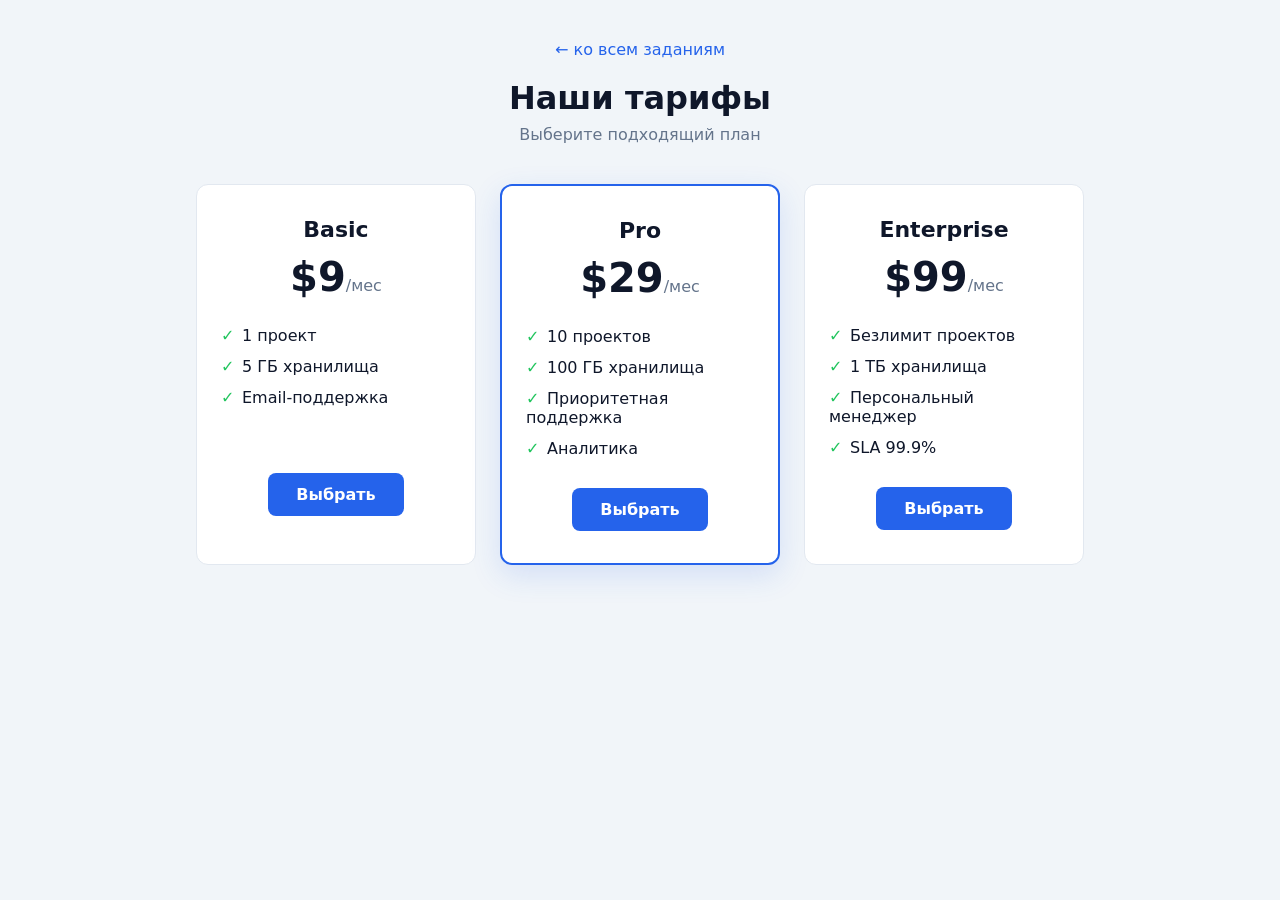
<file: 1-pricing/index.html>
<!DOCTYPE html>
<html lang="ru">
  <head>
    <meta charset="UTF-8" />
    <meta name="viewport" content="width=device-width, initial-scale=1.0" />
    <title>Задание 1 — Прайс-таблица</title>
    <link rel="stylesheet" href="styles.css" />
  </head>
  <body>
    <header class="page-header">
      <a href="../index.html" class="back">← ко всем заданиям</a>
      <h1>Наши тарифы</h1>
      <p>Выберите подходящий план</p>
    </header>

    <main class="plans">
      <section class="plan">
        <h3 class="plan__name">Basic</h3>
        <p class="price">$9<span>/мес</span></p>
        <ul class="features first">
          <li>1 проект</li>
          <li>5 ГБ хранилища</li>
          <li>Email-поддержка</li>
        </ul>
        <a href="#" class="btn ">Выбрать</a>
      </section>

      <section class="plan plan--featured">
        <h3 class="plan__name">Pro</h3>
        <p class="price">$29<span>/мес</span></p>
        <ul class="features">
          <li>10 проектов</li>
          <li>100 ГБ хранилища</li>
          <li>Приоритетная поддержка</li>
          <li>Аналитика</li>
        </ul>
        <a href="#" class="btn">Выбрать</a>
      </section>

      <section class="plan">
        <h3 class="plan__name">Enterprise</h3>
        <p class="price">$99<span>/мес</span></p>
        <ul class="features">
          <li>Безлимит проектов</li>
          <li>1 ТБ хранилища</li>
          <li>Персональный менеджер</li>
          <li>SLA 99.9%</li>
        </ul>
        <a href="#" class="btn">Выбрать</a>
      </section>
    </main>
  </body>
</html>
</file>
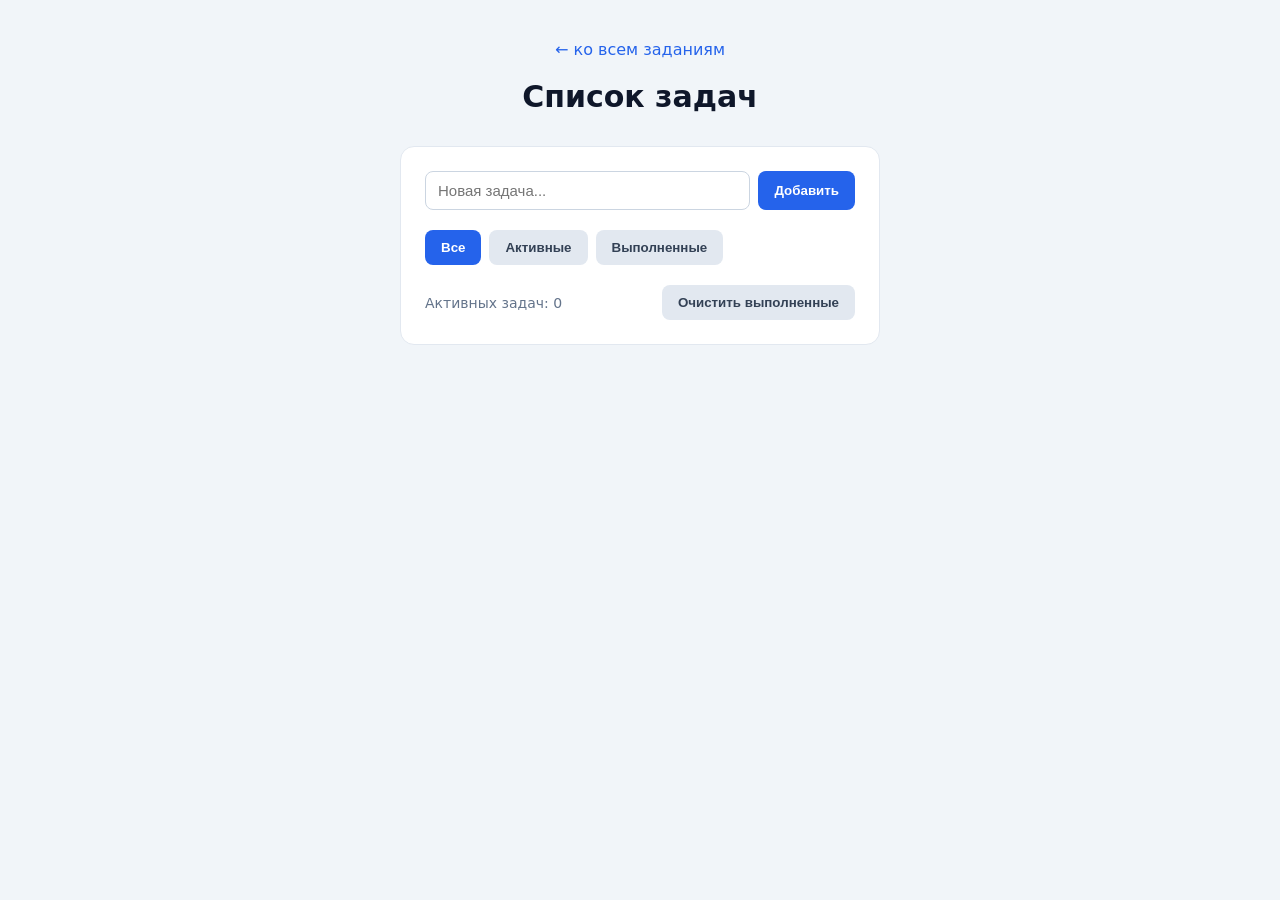
<file: 3-todo/index.html>
<!DOCTYPE html>
<html lang="ru">
  <head>
    <meta charset="UTF-8" />
    <meta name="viewport" content="width=device-width, initial-scale=1.0" />
    <title>Задание 3 — Список задач</title>
    <link rel="stylesheet" href="styles.css" />
  </head>
  <body>
    <header class="page-header">
      <a href="../index.html" class="back">← ко всем заданиям</a>
      <h1>Список задач</h1>
    </header>

    <main class="app">
      <div class="add-row">
        <input type="text" id="task-input" placeholder="Новая задача..." />
        <button id="add-btn">Добавить</button>
      </div>
      <p class="error" id="error" hidden>Введите текст задачи</p>

      <div class="filters">
        <button data-filter="all" class="filter active">Все</button>
        <button data-filter="active" class="filter">Активные</button>
        <button data-filter="completed" class="filter">Выполненные</button>
      </div>

      <ul id="task-list" class="task-list"></ul>

      <div class="footer-row">
        <span id="counter">Активных задач: 0</span>
        <button id="clear-completed">Очистить выполненные</button>
      </div>
    </main>

    <script src="script.js"></script>
  </body>
</html>
</file>
<file: 1-pricing/styles.css>
* {
  box-sizing: border-box;
  margin: 0;
  padding: 0;
}

body {
  font-family: system-ui, -apple-system, "Segoe UI", Roboto, sans-serif;
  background: #f1f5f9;
  color: #0f172a;
  padding: 40px 20px;
}

.page-header {
  text-align: center;
  margin-bottom: 40px;
}

.page-header h1 {
  font-size: 32px;
  margin-bottom: 8px;
}

.page-header p {
  color: #64748b;
}

.back {
  display: inline-block;
  margin-bottom: 20px;
  color: #2563eb;
  text-decoration: none;
}

.plans {
  display: flex;

  justify-content: center;
  align-items: stretch;
  gap: 24px;
  max-width: 960px;
  margin: 0 auto;
}

.plan {
  background: #ffffff;
  border: 1px solid #e2e8f0;
  border-radius: 12px;
  padding: 32px 24px;
  width: 280px;
  text-align: center;

}

.plan--featured {
  border: 2px solid #2563eb;
  box-shadow: 0 10px 30px rgba(37, 99, 235, 0.15);
}

.plan__name {
  font-size: 22px;
  margin-bottom: 12px;
}

.price {
  font-size: 40px;
  font-weight: 700;
  color: #0f172a;
  margin-bottom: 20px;
}

.price span {
  font-size: 16px;
  font-weight: 400;
  color: #64748b;
}

.features {
  
  flex-grow: 1;
  list-style: none;
  margin-bottom: 24px;
  text-align: left;
  gap: 6px;
  


}

.features li {

  padding: 6px 0;
  margin-bottom: 0;
}

.features li::before {
  content: "✓ ";
  color: #22c55e;
  font-weight: 700;
  margin-right: 2px;
}

.btn {
  display: inline-block;
  padding: 12px 28px;
  border-radius: 8px;
  background: #2563eb;
  color: #ffffff;
  text-decoration: none;
  font-weight: 600;
  
}

.first {
  margin-bottom: 60px;
}
</file>
<file: 3-todo/styles.css>
* {
  box-sizing: border-box;
  margin: 0;
  padding: 0;
}

body {
  font-family: system-ui, -apple-system, "Segoe UI", Roboto, sans-serif;
  background: #f1f5f9;
  color: #0f172a;
  padding: 40px 20px;
}

.page-header {
  text-align: center;
  margin-bottom: 32px;
}

.page-header h1 {
  font-size: 30px;
}

.back {
  display: inline-block;
  margin-bottom: 20px;
  color: #2563eb;
  text-decoration: none;
}

.app {
  max-width: 480px;
  margin: 0 auto;
  background: #ffffff;
  border: 1px solid #e2e8f0;
  border-radius: 14px;
  padding: 24px;
}

.add-row {
  display: flex;
  gap: 8px;
}

.add-row input {
  flex: 1;
  padding: 10px 12px;
  border: 1px solid #cbd5e1;
  border-radius: 8px;
  font-size: 15px;
}

.add-row button,
.filters button,
.footer-row button {
  padding: 10px 16px;
  border: none;
  border-radius: 8px;
  background: #2563eb;
  color: #ffffff;
  font-weight: 600;
  cursor: pointer;
}

.error {
  color: #dc2626;
  font-size: 14px;
  margin-top: 8px;
}

.filters {
  display: flex;
  gap: 8px;
  margin: 20px 0;
}

.filters .filter {
  background: #e2e8f0;
  color: #334155;
}

.filters .filter.active {
  background: #2563eb;
  color: #ffffff;
}

.task-list {
  list-style: none;
}

.task {
  display: flex;
  align-items: center;
  justify-content: space-between;
  gap: 10px;
  padding: 12px 4px;
  border-bottom: 1px solid #e2e8f0;
}

.task__text {
  flex: 1;
  cursor: pointer;
}

.task.completed .task__text {
  text-decoration: line-through;
  color: #94a3b8;
}

.task__del {
  background: transparent;
  border: none;
  color: #94a3b8;
  font-size: 16px;
  cursor: pointer;
}

.task__del:hover {
  color: #dc2626;
}

.footer-row {
  display: flex;
  align-items: center;
  justify-content: space-between;
  margin-top: 20px;
  font-size: 14px;
  color: #64748b;
}

.footer-row button {
  background: #e2e8f0;
  color: #334155;
}
</file>
